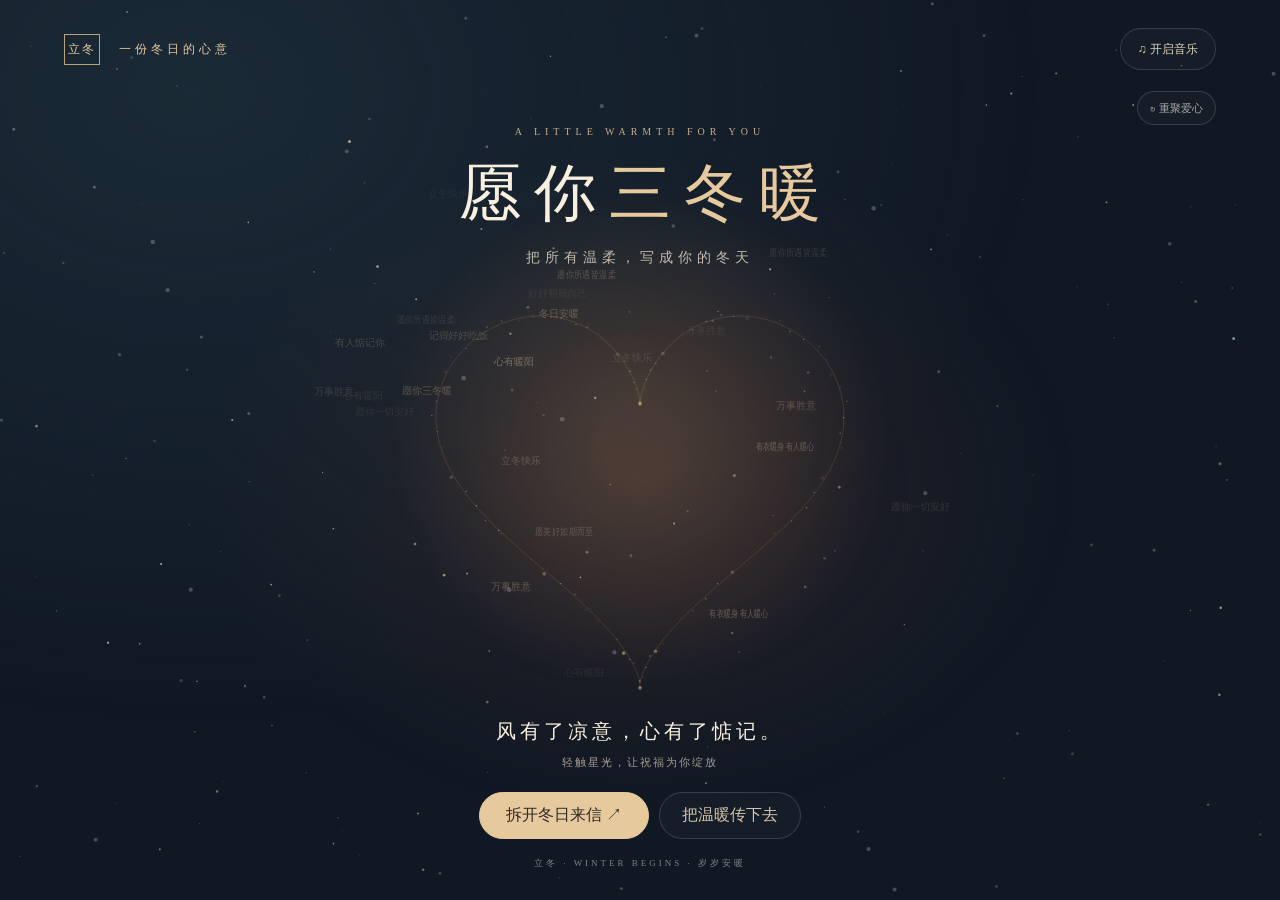
<file: index.html>
<!doctype html>
<html lang="zh-CN"><head><meta charset="utf-8"><meta name="viewport" content="width=device-width,initial-scale=1,viewport-fit=cover"><meta name="theme-color" content="#131b29"><title>立冬 · 愿你三冬暖</title><meta name="description" content="把冬日的每一句祝福，汇成一颗送给你的心。愿你三冬暖，愿你岁岁安。"><meta property="og:title" content="立冬 · 有一颗暖暖的心送给你"><meta property="og:description" content="点开，收下一整个冬天的温柔。"><style>
:root{color-scheme:dark;--gold:#e7c99e;--muted:#a4a7ab}*{box-sizing:border-box}body{margin:0;background:#101824;color:#f8efdf;font-family:"Microsoft YaHei","PingFang SC",sans-serif;overflow:hidden}body:before{content:"";position:fixed;inset:0;background:radial-gradient(ellipse at 50% 54%,#55362f55,transparent 48%),radial-gradient(ellipse at 15% 10%,#26404b77,transparent 55%);pointer-events:none}canvas{position:fixed;inset:0;width:100%;height:100%;touch-action:manipulation}header{position:absolute;z-index:2;top:max(28px,env(safe-area-inset-top));left:5%;right:5%;display:flex;justify-content:space-between;align-items:center}.brand{font-size:12px;letter-spacing:4px;color:var(--gold)}.brand i{display:inline-block;border:1px solid #bca27a;padding:6px 3px;font-style:normal;margin-right:12px;letter-spacing:2px}.tools{display:flex;gap:8px}button{font:inherit;cursor:pointer;color:inherit;border:1px solid #ffffff26;background:#ffffff06;border-radius:30px;padding:10px 17px;min-height:42px;transition:.25s}button:hover{background:#e7c99e20;border-color:#e7c99e88}button:focus-visible{outline:2px solid var(--gold);outline-offset:4px}.music{font-size:12px;color:#dfd1bb}.intro{position:absolute;top:14%;left:0;right:0;text-align:center;pointer-events:none}.eyebrow{font:10px Georgia,serif;letter-spacing:5px;color:#c6ad8a;margin-bottom:14px}h1{font-family:"Songti SC","SimSun",serif;font-weight:400;letter-spacing:13px;font-size:clamp(38px,5vw,62px);margin:0 0 14px;padding-left:13px}h1 span{color:var(--gold)}.sub{font-family:"Songti SC","SimSun",serif;font-size:14px;letter-spacing:5px;color:#c6bab0}.bottom{position:absolute;z-index:2;bottom:max(30px,env(safe-area-inset-bottom));left:24px;right:24px;text-align:center;pointer-events:none}.verse{font-family:"Songti SC","SimSun",serif;font-size:clamp(16px,2vw,20px);letter-spacing:4px;margin:0 0 10px}.hint{font-size:11px;color:#a49b91;letter-spacing:2px;margin:0 0 22px}.actions{display:flex;justify-content:center;gap:10px;pointer-events:auto}.primary{background:#e7c99e;color:#302b29;border-color:#e7c99e;padding:12px 26px}.primary:hover{background:#f4dcb8}.secondary{color:#d7c4a8;padding:12px 22px}.foot{margin-top:18px;font:9px Georgia,serif;color:#7f8289;letter-spacing:3px}.overlay{position:fixed;z-index:5;inset:0;background:#0a101bd9;backdrop-filter:blur(14px);display:flex;align-items:center;justify-content:center;padding:24px}.overlay[hidden]{display:none}.letter{position:relative;max-width:430px;width:100%;max-height:88dvh;overflow:auto;background:linear-gradient(145deg,#f6ecdc,#e9d9bf);color:#4d4038;padding:42px 32px;border-radius:4px;box-shadow:0 30px 100px #0008}.letter .eyebrow{color:#9a7d56;letter-spacing:4px}.letter h2{font:30px "SimSun",serif;letter-spacing:6px;margin:24px 0}.letter p{font:15px/2.2 "SimSun",serif;letter-spacing:1px;white-space:pre-line}.letter .signature{text-align:right;color:#9a7d56;font-size:13px}.close{position:absolute;right:12px;top:10px;color:#7b6754;border:0;background:none;font-size:22px;padding:3px 10px}.stamp{border:1px solid #a67559;color:#a67559;width:38px;padding:6px;text-align:center;font:15px "SimSun",serif;float:right;line-height:1.3}.toast{position:fixed;z-index:8;left:50%;bottom:150px;transform:translateX(-50%);padding:14px 20px;background:#ece2d0;color:#3b342c;font-size:13px;border-radius:8px;max-width:90%;width:max-content;box-shadow:0 8px 35px #0005}.toast[hidden]{display:none}.sharebox{width:100%;color:#665443;background:#fff7e8;border:1px solid #cfb995;padding:12px;margin:12px 0;font-size:12px}.tiny{font-size:12px!important;color:#9a7d56}.replay{position:absolute;z-index:2;right:5%;top:91px;font-size:11px;color:#a7a6a4;padding:7px 12px;min-height:34px}@media(max-width:600px){header{top:20px}.brand{font-size:10px;letter-spacing:2px}.brand i{margin-right:7px}.music{padding:8px 12px}.intro{top:13%}.eyebrow{font-size:9px;letter-spacing:3px}h1{letter-spacing:9px;font-size:40px}.sub{font-size:12px;letter-spacing:3px}.bottom{bottom:max(22px,env(safe-area-inset-bottom))}.verse{font-size:16px;letter-spacing:2px}.hint{font-size:10px;margin-bottom:18px}.foot{margin-top:16px}.replay{top:75px}.letter{padding:36px 26px}}
</style></head><body>
<canvas id="scene" aria-label="立冬祝福语与金色粒子汇成的爱心，点击让祝福绽放" role="img"></canvas>
<header><div class="brand"><i>立冬</i> 一份冬日的心意</div><div class="tools"><button class="music" id="music" aria-pressed="false">♫ 开启音乐</button></div></header>
<button class="replay" id="replay">↻ 重聚爱心</button>
<main class="intro"><div class="eyebrow">A LITTLE WARMTH FOR YOU</div><h1>愿你<span>三冬暖</span></h1><div class="sub">把所有温柔，写成你的冬天</div></main>
<div class="bottom"><p class="verse" id="verse">风有了凉意，心有了惦记。</p><p class="hint">轻触星光，让祝福为你绽放</p><div class="actions"><button class="primary" id="open">拆开冬日来信 ↗</button><button class="secondary" id="share">把温暖传下去</button></div><div class="foot">立冬 · WINTER BEGINS · 岁岁安暖</div></div>
<div class="overlay" id="letterModal" hidden><article class="letter" role="dialog" aria-modal="true" aria-labelledby="letterTitle"><button class="close" aria-label="关闭来信">×</button><div class="eyebrow">A LETTER IN WINTER</div><div class="stamp">冬日<br>安暖</div><h2 id="letterTitle">见字如晤</h2><p>亲爱的朋友：

立冬了，想把第一份温暖送给你。
愿你天冷有衣，心冷有依；
有人问你粥可温，有人陪你立黄昏。

愿你在忙碌的日子里，也记得好好吃饭，
添一件衣，喝一杯热茶，照顾好自己。

愿这个冬天，所有美好如期而至。
愿你三冬暖，愿你岁岁安。</p><p class="signature">一个惦记你的人 · 于立冬</p></article></div>
<div class="overlay" id="shareModal" hidden><article class="letter" role="dialog" aria-modal="true" aria-labelledby="shareTitle"><button class="close" aria-label="关闭分享">×</button><div class="eyebrow">PASS THE WARMTH ON</div><h2 id="shareTitle">把温暖传下去</h2><p>在微信里，点击右上角「···」，<br>选择「发送给朋友」。<br>也可以复制链接，发给你惦记的人。</p><input class="sharebox" id="shareUrl" readonly aria-label="分享链接"><button class="primary" id="copy">复制祝福链接</button><p class="tiny">愿每一个收到的人，都被这个冬天温柔以待。</p></article></div><div class="toast" id="toast" role="status" hidden></div>
<script src="app.js"></script></body></html>
</file>
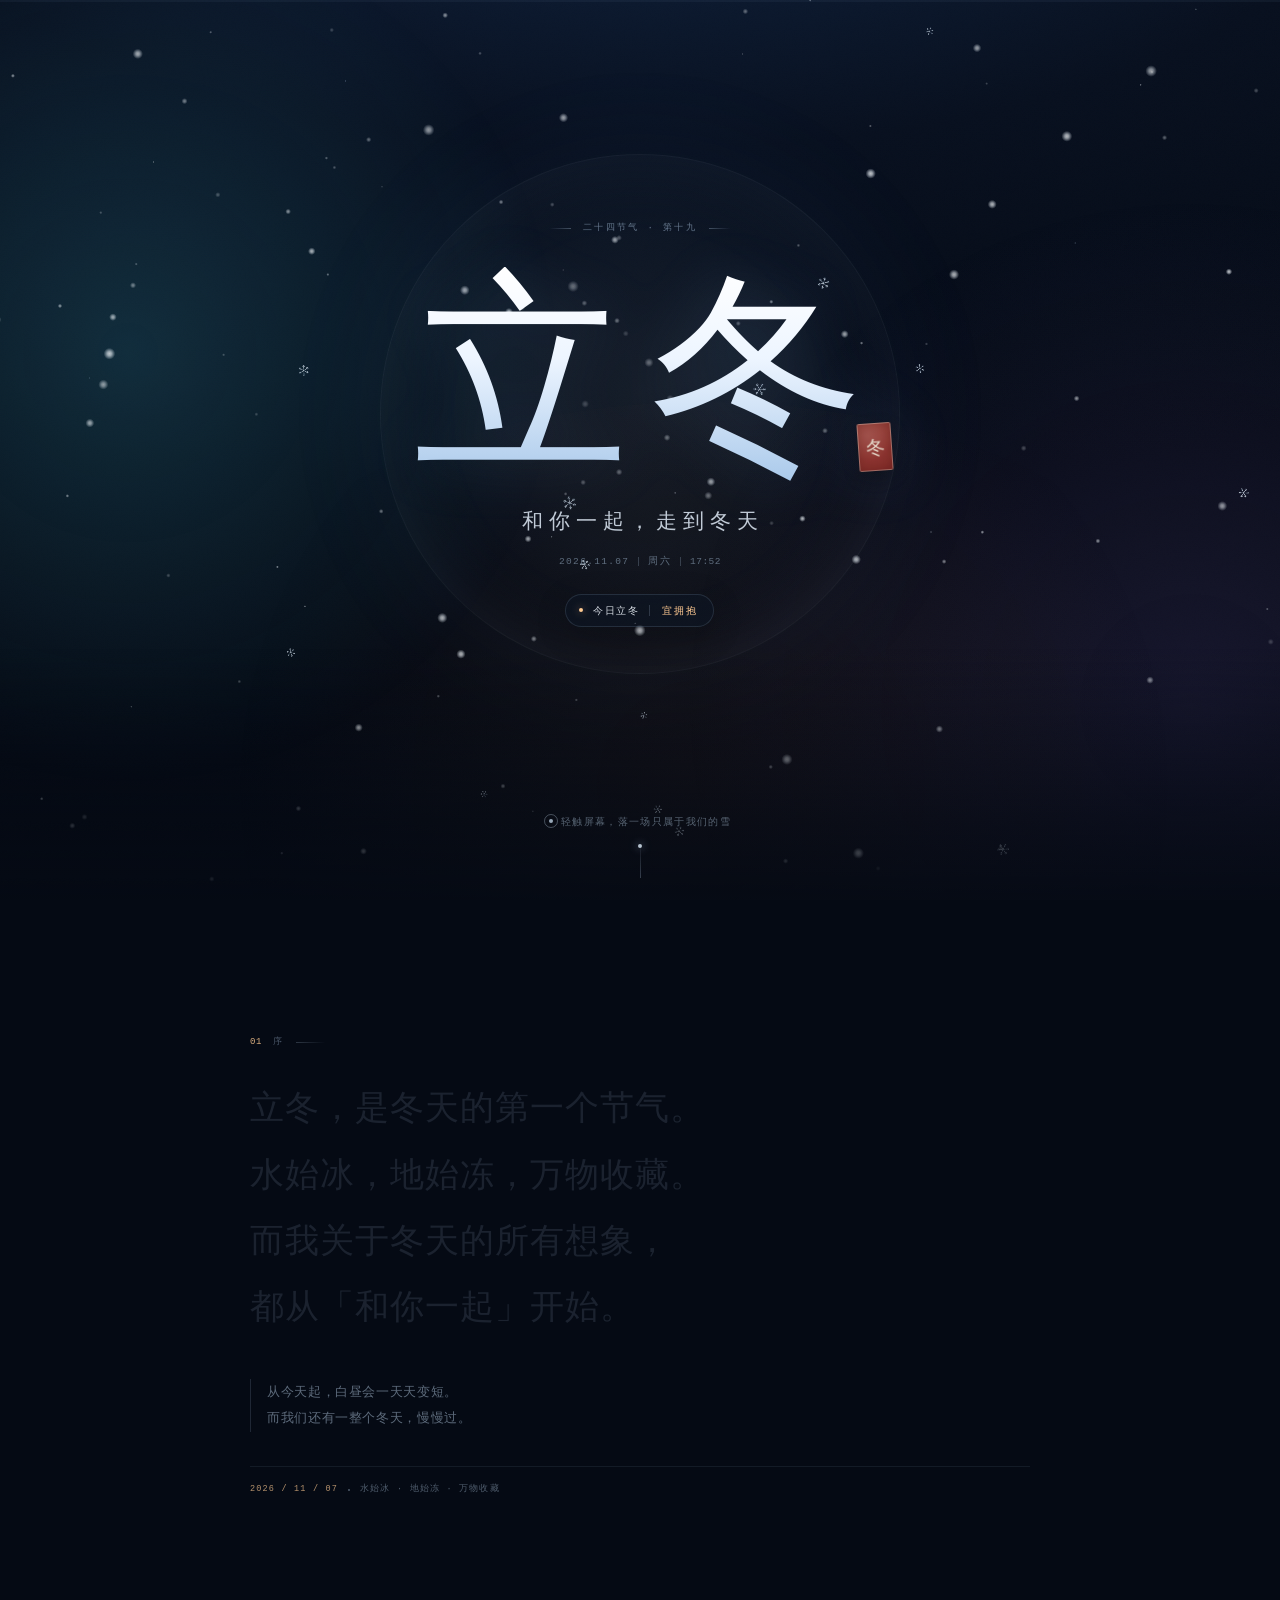
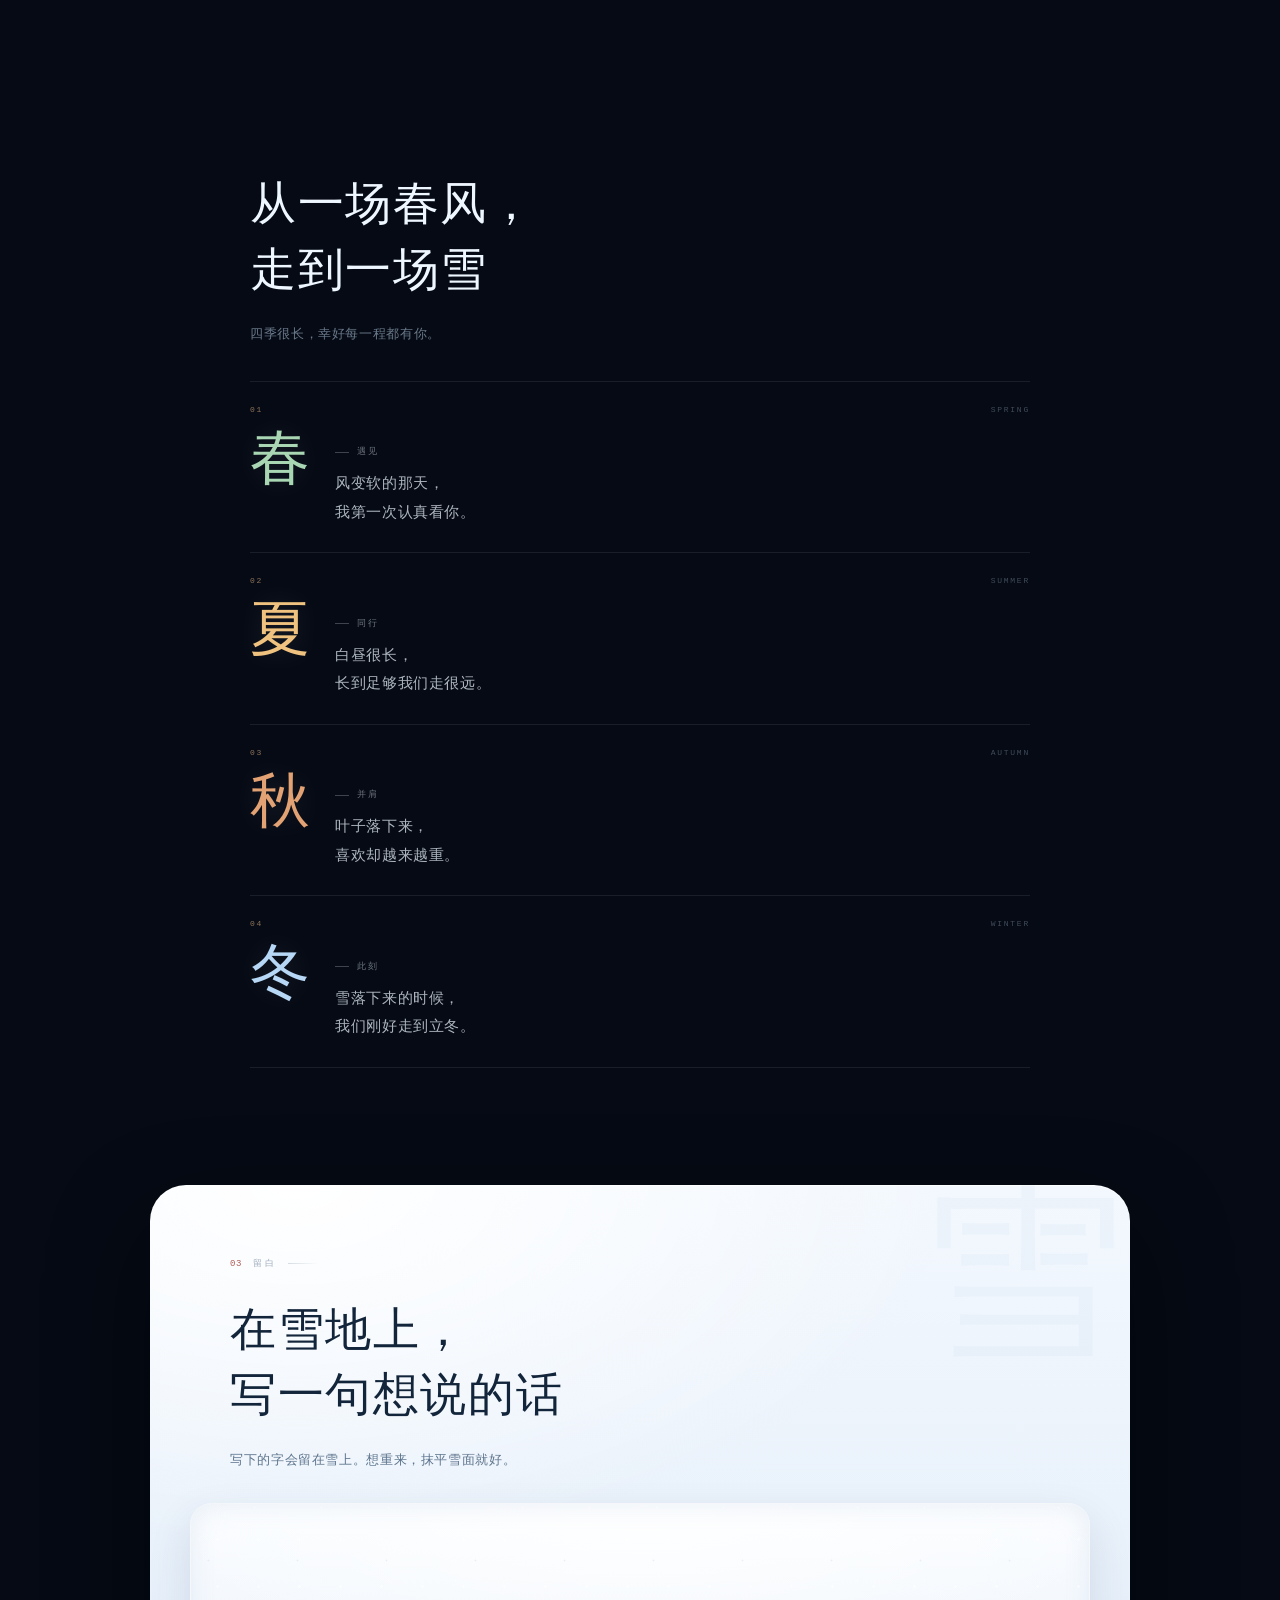
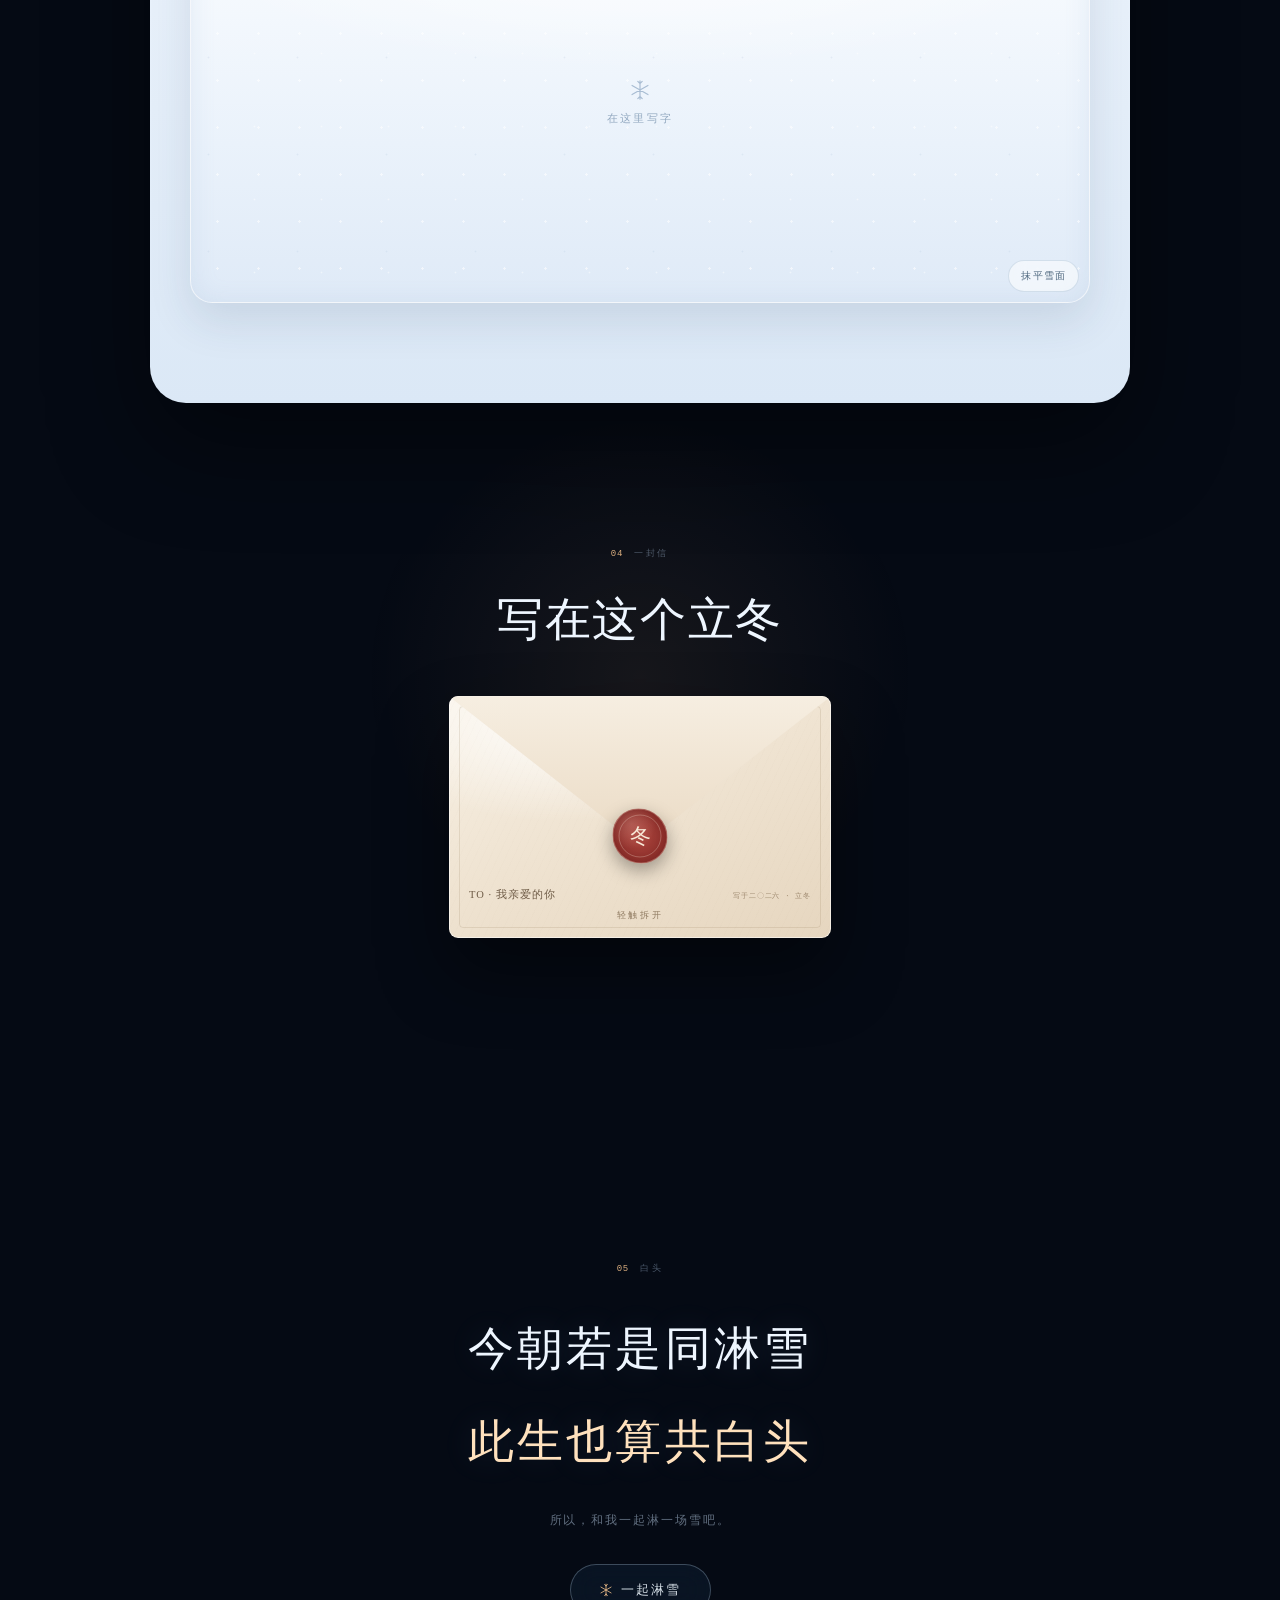
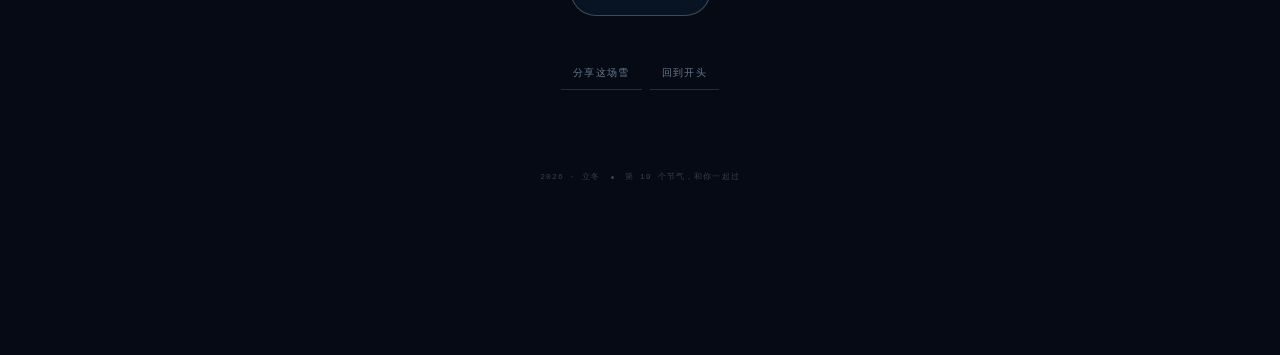
<file: together/index.html>
<!doctype html>
<html lang="zh-CN">
<head>
  <meta charset="utf-8">
  <meta name="viewport" content="width=device-width, initial-scale=1, viewport-fit=cover, maximum-scale=5">
  <meta name="theme-color" content="#050a14">
  <title>立冬 · 和你一起走到冬天</title>
  <meta name="description" content="2026 年立冬，和你一起走到冬天。一场只属于我们的雪，和一封写在立冬的信。">
  <meta property="og:title" content="立冬 · 和你一起走到冬天">
  <meta property="og:description" content="今朝若是同淋雪，此生也算共白头。">
  <meta property="og:type" content="website">
  <link rel="icon" href="data:image/svg+xml,%3Csvg xmlns='http://www.w3.org/2000/svg' viewBox='0 0 24 24'%3E%3Cpath d='M12 2v20M3.34 7l17.32 10M3.34 17L20.66 7' fill='none' stroke='%23cfe6ff' stroke-width='1.6' stroke-linecap='round'/%3E%3C/svg%3E">
  <script>document.documentElement.classList.add('js');</script>
  <link rel="stylesheet" href="styles.css">
</head>
<body>

  <div class="sky" aria-hidden="true">
    <div class="glow glow-a"></div>
    <div class="glow glow-b"></div>
    <div class="glow glow-c"></div>
    <div class="grain"></div>
  </div>

  <canvas id="snow" aria-hidden="true"></canvas>
  <div class="progress" aria-hidden="true"><span id="progressBar"></span></div>

  <main id="story">

    <!-- 00 · 首屏 -->
    <section class="hero" id="hero">
      <div class="hero-stars" aria-hidden="true"></div>
      <div class="hero-moon" aria-hidden="true"></div>

      <div class="hero-inner" id="heroInner">
        <p class="eyebrow load" style="--d:.15s">
          <span class="eyebrow-line"></span>
          二十四节气 · 第十九
          <span class="eyebrow-line"></span>
        </p>

        <h1 class="hero-title" aria-label="立冬">
          <span class="char" style="--i:0">立</span><span class="char" style="--i:1">冬</span>
          <span class="hero-seal" aria-hidden="true">冬</span>
        </h1>

        <p class="hero-sub load" style="--d:.85s">和你一起，走到冬天</p>

        <div class="hero-meta load" style="--d:1.02s">
          <span class="hero-date">2026.11.07</span>
          <span class="hero-sep"></span>
          <span>周六</span>
          <span class="hero-sep"></span>
          <span class="num">17:52</span>
        </div>

        <div class="today-badge load" style="--d:1.18s">
          <span class="today-dot" aria-hidden="true"></span>
          <span class="today-label">今日立冬</span>
          <span class="today-sep" aria-hidden="true"></span>
          <span class="today-yi">宜拥抱</span>
        </div>
      </div>

      <div class="hero-foot">
        <p class="tap-hint" id="tapHint"><span class="tap-dot" aria-hidden="true"></span>轻触屏幕，落一场只属于我们的雪</p>
        <a class="scroll-cue" href="#prologue" aria-label="往下看，序"><span></span></a>
      </div>
    </section>

    <!-- 01 · 序 -->
    <section class="section prologue" id="prologue">
      <div class="wrap">
        <p class="label reveal"><span>01</span> 序</p>

        <div class="lit-text" id="litText">
          <span class="lit-line">立冬，是冬天的第一个节气。</span>
          <span class="lit-line">水始冰，地始冻，万物收藏。</span>
          <span class="lit-line">而我关于冬天的所有想象，</span>
          <span class="lit-line warm">都从「和你一起」开始。</span>
        </div>

        <p class="aside reveal">从今天起，白昼会一天天变短。<br>而我们还有一整个冬天，慢慢过。</p>

        <p class="almanac-line reveal">
          <span class="num">2026 / 11 / 07</span>
          <span class="almanac-dot" aria-hidden="true"></span>
          水始冰 · 地始冻 · 万物收藏
        </p>
      </div>
    </section>

    <!-- 02 · 四季 -->
    <section class="section seasons" id="seasons">
      <div class="wrap">
        <p class="label reveal"><span>02</span> 来路</p>
        <h2 class="h2 reveal">从一场春风，<br>走到一场雪</h2>
        <p class="lede reveal">四季很长，幸好每一程都有你。</p>

        <ol class="season-list">
          <li class="season-item spring reveal">
            <div class="season-meta"><span class="num">01</span><span>SPRING</span></div>
            <div class="season-body">
              <span class="season-name">春</span>
              <div class="season-copy">
                <span class="season-tag">遇见</span>
                <p>风变软的那天，<br>我第一次认真看你。</p>
              </div>
            </div>
          </li>
          <li class="season-item summer reveal" style="--d:.06s">
            <div class="season-meta"><span class="num">02</span><span>SUMMER</span></div>
            <div class="season-body">
              <span class="season-name">夏</span>
              <div class="season-copy">
                <span class="season-tag">同行</span>
                <p>白昼很长，<br>长到足够我们走很远。</p>
              </div>
            </div>
          </li>
          <li class="season-item autumn reveal" style="--d:.12s">
            <div class="season-meta"><span class="num">03</span><span>AUTUMN</span></div>
            <div class="season-body">
              <span class="season-name">秋</span>
              <div class="season-copy">
                <span class="season-tag">并肩</span>
                <p>叶子落下来，<br>喜欢却越来越重。</p>
              </div>
            </div>
          </li>
          <li class="season-item winter reveal" style="--d:.18s">
            <div class="season-meta"><span class="num">04</span><span>WINTER</span></div>
            <div class="season-body">
              <span class="season-name">冬</span>
              <div class="season-copy">
                <span class="season-tag">此刻</span>
                <p>雪落下来的时候，<br>我们刚好走到立冬。</p>
              </div>
            </div>
          </li>
        </ol>
      </div>
    </section>

    <!-- 03 · 留白 -->
    <section class="section snowwrite" id="snowwrite">
      <div class="wrap">
        <p class="label reveal"><span>03</span> 留白</p>
        <h2 class="h2 reveal">在雪地上，<br>写一句想说的话</h2>
        <p class="lede reveal">写下的字会留在雪上。想重来，抹平雪面就好。</p>
      </div>

      <div class="snowpad reveal" id="snowpad">
        <canvas id="writeCanvas" aria-label="可以写字的雪地画布"></canvas>
        <div class="snowpad-hint" id="snowpadHint">
          <span class="hint-flake" aria-hidden="true">
            <svg viewBox="0 0 24 24" fill="none" stroke="currentColor" stroke-width="1.3" stroke-linecap="round">
              <path d="M12 2v20M3.34 7l17.32 10M3.34 17L20.66 7M12 5l-2.4-2.4M12 5l2.4-2.4M12 19l-2.4 2.4M12 19l2.4 2.4"/>
            </svg>
          </span>
          <span>在这里写字</span>
        </div>
        <div class="snowpad-tools">
          <button type="button" id="clearSnow">抹平雪面</button>
        </div>
      </div>

      <div class="wrap">
        <p class="footnote reveal">有些话不用留下，写下的那一刻，雪已经听见了。</p>
      </div>
    </section>

    <!-- 04 · 一封信 -->
    <section class="section letter-section" id="letter">
      <div class="wrap">
        <p class="label center reveal"><span>04</span> 一封信</p>
        <h2 class="h2 center reveal">写在这个立冬</h2>

        <div class="letter-wrap reveal" id="letterWrap">
          <button class="envelope" id="envelope" type="button" aria-expanded="false" aria-controls="paper" aria-label="拆开这封写在立冬的信">
            <span class="env-flap" aria-hidden="true"></span>
            <span class="env-face" aria-hidden="true">
              <span class="env-to">TO · 我亲爱的你</span>
              <span class="env-small">写于二〇二六 · 立冬</span>
              <span class="env-open">轻触拆开</span>
            </span>
            <span class="env-seal" aria-hidden="true">冬</span>
          </button>

          <article class="paper" id="paper" tabindex="-1" aria-hidden="true">
            <p class="paper-date num">2026 · 11 · 07</p>
            <div class="paper-body" id="letterBody"></div>
            <!-- 信的落款：改这里 -->
            <p class="paper-sign" id="paperSign">爱你的宝宝<span class="sign-date">立冬 · 夜</span></p>
          </article>
        </div>

        <button class="replay" id="replayLetter" type="button" hidden>再读一遍</button>
      </div>
    </section>

    <!-- 05 · 白头 -->
    <section class="section finale" id="finale">
      <div class="wrap finale-wrap">
        <p class="label center reveal"><span>05</span> 白头</p>

        <h2 class="poem">
          <span class="poem-line reveal">今朝若是同淋雪</span>
          <span class="poem-line reveal">此生也算共白头</span>
        </h2>

        <p class="finale-sub reveal">所以，和我一起淋一场雪吧。</p>

        <button class="storm-btn reveal" id="stormBtn" type="button">
          <span class="storm-icon" aria-hidden="true">
            <svg viewBox="0 0 24 24" fill="none" stroke="currentColor" stroke-width="1.3" stroke-linecap="round">
              <path d="M12 2v20M3.34 7l17.32 10M3.34 17L20.66 7M12 5l-2.4-2.4M12 5l2.4-2.4M12 19l-2.4 2.4M12 19l2.4 2.4"/>
            </svg>
          </span>
          <span id="stormLabel">一起淋雪</span>
        </button>

        <div class="finale-msg" id="finaleMsg" aria-live="polite">
          <p class="msg-big">立冬快乐，我的女孩。</p>
          <p class="msg-small">愿以后的每一个冬天，都有我在你身边。</p>
        </div>

        <div class="finale-actions" id="finaleActions">
          <button type="button" id="shareBtn">分享这场雪</button>
          <button type="button" id="topBtn">回到开头</button>
        </div>

        <footer class="site-foot">
          <span>2026 · 立冬</span>
          <span class="foot-sep" aria-hidden="true"></span>
          <span>第 19 个节气，和你一起过</span>
        </footer>
      </div>
    </section>

  </main>

  <div class="toast" id="toast" role="status" aria-live="polite"></div>

  <!-- 信的正文：改下面这个 div 里的文字即可 -->
  <div id="letterSource" hidden>亲爱的穆昱含宝宝：

见字如面。

不知不觉就到立冬了，这是我们在一起的第二个立冬哟！
我们已经在一起455天啦~

时间过得好快，我们都在大学待两个月了，这么长时间我们都没有见过面嘞。
但是我觉得并不影响我爱你。

我还是觉得我们宝宝很好很好，
我们家宝宝还是很可爱很可爱。

所以，我们要过一万个立冬哟。</div>

  <script src="app.js"></script>
</body>
</html>
</file>
<file: together/styles.css>
/* =========================================================
   立冬 · 和你一起走到冬天
   mobile-first · 无外部依赖
   ========================================================= */

:root {
  --night: #050a14;
  --frost: #eef6ff;
  --ice: #a9c8ec;
  --ink: #16263a;
  --warm: #ffca92;
  --cinnabar: #a3433a;
  --serif: "Songti SC", "STSong", "Noto Serif CJK SC", "Source Han Serif SC", "SimSun", serif;
  --sans: -apple-system, BlinkMacSystemFont, "PingFang SC", "Hiragino Sans GB", "Microsoft YaHei", sans-serif;
  --mono: ui-monospace, "SF Mono", Menlo, Consolas, "Liberation Mono", monospace;
  --ease: cubic-bezier(.2, .7, .2, 1);
  --safe-top: env(safe-area-inset-top, 0px);
  --safe-bottom: env(safe-area-inset-bottom, 0px);
}

*,
*::before,
*::after { box-sizing: border-box; }

html {
  -webkit-text-size-adjust: 100%;
  scroll-behavior: smooth;
  scrollbar-width: none;
  -ms-overflow-style: none;
}

html::-webkit-scrollbar,
body::-webkit-scrollbar { display: none; }

html,
body { margin: 0; padding: 0; }

body {
  background: var(--night);
  color: var(--frost);
  font-family: var(--sans);
  font-size: 16px;
  line-height: 1.6;
  min-height: 100vh;
  overflow-x: hidden;
  -webkit-font-smoothing: antialiased;
  text-rendering: optimizeLegibility;
}

::selection { background: rgba(169, 200, 236, .28); color: #fff; }

button, input { font: inherit; color: inherit; }
button { -webkit-tap-highlight-color: transparent; }
a { color: inherit; -webkit-tap-highlight-color: transparent; }
img, svg { display: block; max-width: 100%; }

.sr-only {
  position: absolute;
  width: 1px; height: 1px;
  margin: -1px; padding: 0;
  overflow: hidden;
  clip: rect(0 0 0 0);
  white-space: nowrap;
  border: 0;
}

/* ---------- 夜空 ---------- */

.sky {
  position: fixed;
  inset: 0;
  z-index: 0;
  overflow: hidden;
  pointer-events: none;
  background: radial-gradient(120% 72% at 50% -18%, #10233f 0%, #08101f 48%, #050a14 100%);
}

.glow {
  position: absolute;
  border-radius: 50%;
  will-change: transform;
}

.glow-a {
  width: 72vw; height: 72vw;
  left: -26vw; top: -12vh;
  background: radial-gradient(circle, rgba(38, 104, 126, .36), transparent 66%);
  animation: driftA 26s ease-in-out infinite alternate;
}

.glow-b {
  width: 82vw; height: 82vw;
  right: -34vw; top: 20vh;
  background: radial-gradient(circle, rgba(76, 60, 116, .26), transparent 68%);
  animation: driftB 32s ease-in-out infinite alternate;
}

.glow-c {
  width: 90vw; height: 60vw;
  left: 10vw; bottom: -30vh;
  background: radial-gradient(circle, rgba(124, 78, 56, .13), transparent 68%);
  animation: driftA 38s ease-in-out infinite alternate-reverse;
}

.grain {
  position: absolute;
  inset: 0;
  opacity: .045;
  mix-blend-mode: overlay;
  background-image: url("data:image/svg+xml,%3Csvg xmlns='http://www.w3.org/2000/svg' width='160' height='160'%3E%3Cfilter id='n'%3E%3CfeTurbulence type='fractalNoise' baseFrequency='.82' numOctaves='2' stitchTiles='stitch'/%3E%3C/filter%3E%3Crect width='160' height='160' filter='url(%23n)' opacity='.55'/%3E%3C/svg%3E");
  background-size: 160px 160px;
}

@keyframes driftA {
  from { transform: translate3d(0, 0, 0) scale(1); }
  to   { transform: translate3d(6vw, 5vh, 0) scale(1.12); }
}
@keyframes driftB {
  from { transform: translate3d(0, 0, 0) scale(1.06); }
  to   { transform: translate3d(-7vw, -4vh, 0) scale(.96); }
}

#snow {
  position: fixed;
  inset: 0;
  width: 100%;
  height: 100%;
  z-index: 1;
  pointer-events: none;
}

main {
  position: relative;
  z-index: 2;
}

/* ---------- 顶栏 ---------- */

.progress {
  position: fixed;
  top: 0; left: 0; right: 0;
  height: 2px;
  z-index: 60;
  background: rgba(180, 210, 245, .05);
  pointer-events: none;
}

.progress span {
  display: block;
  width: 0;
  height: 100%;
  background: linear-gradient(90deg, rgba(169, 200, 236, .5), #d8eaff 55%, var(--warm));
  box-shadow: 0 0 12px rgba(190, 220, 255, .4);
  transition: width .12s linear;
}

/* ---------- 通用版式 ---------- */

.wrap {
  width: 100%;
  max-width: 760px;
  margin: 0 auto;
  padding: 0 24px;
}

.section {
  position: relative;
  padding: clamp(88px, 13vh, 150px) 0;
}

.label {
  display: flex;
  align-items: center;
  gap: 11px;
  margin: 0 0 26px;
  font-family: var(--mono);
  font-size: 9px;
  letter-spacing: .3em;
  color: rgba(180, 205, 235, .4);
  text-transform: uppercase;
}

.label span {
  color: var(--warm);
  letter-spacing: .08em;
  opacity: .85;
}

.label::after {
  content: "";
  display: block;
  width: 30px;
  height: 1px;
  background: linear-gradient(90deg, rgba(190, 215, 240, .22), transparent);
}

.label.center { justify-content: center; text-align: center; }
.label.center::after { display: none; }

.h2 {
  margin: 0 0 20px;
  font-family: var(--serif);
  font-size: clamp(30px, 8.8vw, 46px);
  font-weight: 500;
  line-height: 1.42;
  letter-spacing: .035em;
  color: var(--frost);
  text-wrap: balance;
}

.h2.center { text-align: center; }

.lede {
  margin: 0;
  max-width: 30em;
  font-size: 12.5px;
  line-height: 2;
  letter-spacing: .05em;
  color: rgba(198, 222, 246, .52);
}

.center { text-align: center; }

/* 滚动出现：由 JS 加上 reveal-ready 才开始隐藏，脚本失败也不会白屏 */
.reveal-ready .reveal {
  opacity: 0;
  transform: translateY(24px);
  transition: opacity 1s var(--ease), transform 1s var(--ease);
}

.reveal-ready .reveal.in {
  opacity: 1;
  transform: translateY(0);
}

.reveal-ready .season-item.reveal { transition-delay: var(--d, 0s); }

/* 首屏加载 */
.js .load {
  opacity: 0;
  animation: loadIn 1.3s var(--ease) forwards;
  animation-delay: var(--d, 0s);
}

@keyframes loadIn {
  from { opacity: 0; transform: translateY(16px); filter: blur(7px); }
  to   { opacity: 1; transform: translateY(0);    filter: blur(0); }
}

/* ---------- 00 · 首屏 ---------- */

.hero {
  position: relative;
  min-height: max(640px, 100vh);
  min-height: max(640px, 100svh);
  display: flex;
  align-items: center;
  justify-content: center;
  padding: 108px 20px 142px;
  overflow: hidden;
}

.hero::after {
  content: "";
  position: absolute;
  left: 0; right: 0; bottom: 0;
  height: 28vh;
  z-index: 0;
  background: linear-gradient(to top, rgba(5, 10, 20, .88), transparent);
  pointer-events: none;
}

.hero-stars {
  position: absolute;
  inset: 0;
  z-index: 0;
  opacity: .55;
  background-image:
    radial-gradient(1px 1px at 12% 18%, rgba(255, 255, 255, .9), transparent 100%),
    radial-gradient(1px 1px at 27% 9%, rgba(200, 225, 255, .7), transparent 100%),
    radial-gradient(1.4px 1.4px at 68% 14%, rgba(255, 255, 255, .8), transparent 100%),
    radial-gradient(1px 1px at 84% 27%, rgba(210, 235, 255, .6), transparent 100%),
    radial-gradient(1px 1px at 44% 30%, rgba(255, 255, 255, .5), transparent 100%),
    radial-gradient(1.2px 1.2px at 90% 8%, rgba(255, 255, 255, .7), transparent 100%),
    radial-gradient(1px 1px at 7% 42%, rgba(200, 225, 255, .5), transparent 100%),
    radial-gradient(1px 1px at 58% 6%, rgba(255, 255, 255, .6), transparent 100%);
  animation: twinkle 7s ease-in-out infinite alternate;
}

@keyframes twinkle {
  from { opacity: .3; }
  to   { opacity: .7; }
}

.hero-moon {
  position: absolute;
  left: 50%;
  top: 46%;
  width: min(88vw, 460px);
  aspect-ratio: 1;
  transform: translate(-50%, -50%);
  border-radius: 50%;
  z-index: 0;
  border: 1px solid rgba(190, 220, 255, .07);
  background: radial-gradient(circle at 50% 46%,
    rgba(214, 234, 255, .075) 0%,
    rgba(165, 202, 242, .045) 42%,
    rgba(150, 190, 235, .012) 62%,
    transparent 70%);
  box-shadow:
    inset 0 0 90px rgba(185, 218, 255, .07),
    0 0 120px rgba(110, 160, 220, .06);
  pointer-events: none;
}

.hero-inner {
  position: relative;
  z-index: 3;
  width: 100%;
  max-width: 700px;
  text-align: center;
  will-change: transform, opacity;
}

.eyebrow {
  display: flex;
  align-items: center;
  justify-content: center;
  gap: 12px;
  margin: 0;
  font-family: var(--mono);
  font-size: 9px;
  letter-spacing: .26em;
  color: rgba(190, 216, 244, .5);
  white-space: nowrap;
}

.eyebrow-line {
  width: 22px;
  height: 1px;
  background: linear-gradient(90deg, transparent, rgba(190, 216, 244, .3));
}

.eyebrow-line:last-child { transform: rotate(180deg); }

.hero-title {
  position: relative;
  display: flex;
  align-items: baseline;
  justify-content: center;
  gap: .09em;
  width: max-content;
  max-width: 100%;
  margin: 14px auto 0;
  font-family: var(--serif);
  font-size: clamp(96px, 30vw, 186px);
  font-weight: 500;
  line-height: 1.02;
  letter-spacing: .01em;
  filter: drop-shadow(0 0 30px rgba(140, 190, 250, .16));
}

.hero-title .char {
  display: inline-block;
  opacity: 0;
  background: linear-gradient(180deg, #ffffff 0%, #edf5ff 42%, #a8c8ea 100%);
  -webkit-background-clip: text;
  background-clip: text;
  -webkit-text-fill-color: transparent;
  color: transparent;
  animation: charIn 1.6s var(--ease) forwards;
  animation-delay: calc(.3s + var(--i) * .17s);
}

.hero-title .char:nth-child(2) { margin-top: .08em; }

@keyframes charIn {
  0%   { opacity: 0; transform: translateY(.3em) scale(.97); filter: blur(16px); }
  55%  { opacity: 1; filter: blur(0); }
  100% { opacity: 1; transform: translateY(0) scale(1); filter: blur(0); }
}

.hero-seal {
  position: absolute;
  right: -16px;
  bottom: 8px;
  width: 30px;
  height: 42px;
  display: grid;
  place-items: center;
  border-radius: 2px;
  background:
    radial-gradient(circle at 30% 25%, rgba(255, 255, 255, .12), transparent 60%),
    linear-gradient(160deg, #ad4a40, #8e302c);
  color: #f7e9d8;
  font-family: var(--serif);
  font-size: 17px;
  line-height: 1;
  letter-spacing: 0;
  transform: rotate(-4deg);
  box-shadow:
    inset 0 0 0 1px rgba(247, 233, 216, .38),
    inset 0 0 14px rgba(70, 12, 10, .35),
    0 6px 18px rgba(0, 0, 0, .3);
  opacity: .92;
  -webkit-text-fill-color: #f7e9d8;
}

.hero-sub {
  margin: 20px 0 0;
  font-family: var(--serif);
  font-size: clamp(16px, 4.5vw, 21px);
  letter-spacing: .28em;
  text-indent: .28em;
  color: rgba(232, 243, 255, .82);
}

.hero-meta {
  display: flex;
  align-items: center;
  justify-content: center;
  gap: 9px;
  margin-top: 16px;
  font-family: var(--mono);
  font-size: 9.5px;
  letter-spacing: .14em;
  color: rgba(186, 213, 240, .46);
}

.hero-meta .num { letter-spacing: .05em; }

.hero-sep {
  width: 1px;
  height: 9px;
  background: rgba(186, 213, 240, .22);
}

.today-badge {
  display: inline-flex;
  align-items: center;
  gap: 10px;
  margin-top: 24px;
  padding: 8px 15px 8px 13px;
  border: 1px solid rgba(190, 220, 255, .13);
  border-radius: 99px;
  background: rgba(10, 23, 40, .4);
  -webkit-backdrop-filter: blur(14px);
  backdrop-filter: blur(14px);
  box-shadow: 0 8px 32px rgba(0, 0, 0, .18);
  font-size: 9.5px;
  letter-spacing: .16em;
  color: rgba(198, 222, 246, .55);
}

.today-dot {
  width: 4px; height: 4px;
  border-radius: 50%;
  background: var(--warm);
  box-shadow: 0 0 8px rgba(255, 202, 146, .65);
  animation: pulse 2.6s ease-in-out infinite;
}

@keyframes pulse {
  0%, 100% { opacity: .45; transform: scale(.85); }
  50%      { opacity: 1; transform: scale(1.15); }
}

.today-label {
  color: rgba(242, 248, 255, .88);
  white-space: nowrap;
}

.today-sep {
  width: 1px;
  height: 11px;
  background: rgba(198, 222, 246, .18);
}

.today-yi {
  color: var(--warm);
  letter-spacing: .22em;
  text-indent: .22em;
  white-space: nowrap;
}

.hero-foot {
  position: absolute;
  left: 0; right: 0;
  bottom: calc(22px + var(--safe-bottom));
  z-index: 4;
  display: flex;
  flex-direction: column;
  align-items: center;
  gap: 15px;
}

.tap-hint {
  display: flex;
  align-items: center;
  gap: 8px;
  margin: 0;
  font-size: 9.5px;
  letter-spacing: .14em;
  color: rgba(194, 219, 244, .42);
  transition: opacity .8s ease, transform .8s ease;
}

.hero.tapped .tap-hint {
  opacity: .18;
  transform: translateY(6px);
}

.tap-dot {
  position: relative;
  width: 4px; height: 4px;
  border-radius: 50%;
  background: rgba(214, 236, 255, .7);
}

.tap-dot::after {
  content: "";
  position: absolute;
  inset: -5px;
  border-radius: 50%;
  border: 1px solid rgba(214, 236, 255, .3);
  animation: tapRing 2.8s ease-out infinite;
}

@keyframes tapRing {
  0%   { transform: scale(.4); opacity: .9; }
  70%  { transform: scale(1.35); opacity: 0; }
  100% { opacity: 0; }
}

.scroll-cue {
  position: relative;
  width: 1px;
  height: 34px;
  background: linear-gradient(180deg, rgba(200, 226, 252, .04), rgba(200, 226, 252, .24));
  text-decoration: none;
}

.scroll-cue span {
  position: absolute;
  left: -1.5px;
  top: 0;
  width: 4px; height: 4px;
  border-radius: 50%;
  background: rgba(226, 241, 255, .8);
  box-shadow: 0 0 8px rgba(190, 220, 255, .65);
  animation: cue 2.6s var(--ease) infinite;
}

@keyframes cue {
  0%   { transform: translateY(0); opacity: 0; }
  20%  { opacity: 1; }
  80%  { opacity: 1; }
  100% { transform: translateY(30px); opacity: 0; }
}

/* ---------- 01 · 序 ---------- */

.prologue { padding-top: clamp(100px, 15vh, 170px); }

.lit-text {
  margin: 0 0 38px;
  font-family: var(--serif);
  font-size: clamp(22px, 6.2vw, 34px);
  font-weight: 500;
  line-height: 1.95;
  letter-spacing: .03em;
  color: rgba(238, 246, 255, .95);
}

.lit-line { display: block; }

.lit-text .c {
  color: rgba(174, 202, 232, .13);
  transition: color .5s ease, text-shadow .5s ease;
}

.lit-text .c.on {
  color: #e9f3ff;
  text-shadow: 0 0 26px rgba(150, 200, 255, .17);
}

.lit-text .warm .c.on {
  color: var(--warm);
  text-shadow: 0 0 28px rgba(255, 190, 130, .2);
}

.aside {
  margin: 0;
  padding-left: 16px;
  border-left: 1px solid rgba(190, 220, 255, .14);
  font-size: 12.5px;
  line-height: 2.15;
  letter-spacing: .05em;
  color: rgba(196, 220, 245, .46);
}

.almanac-line {
  display: flex;
  align-items: center;
  flex-wrap: wrap;
  gap: 10px;
  margin: 34px 0 0;
  padding-top: 16px;
  border-top: 1px solid rgba(190, 220, 255, .08);
  font-family: var(--mono);
  font-size: 8.5px;
  letter-spacing: .14em;
  color: rgba(190, 215, 240, .4);
}

.almanac-line .num { color: rgba(255, 202, 146, .7); }

.almanac-dot {
  width: 2px;
  height: 2px;
  border-radius: 50%;
  background: rgba(190, 215, 240, .4);
}

/* ---------- 02 · 四季 ---------- */

.season-list {
  margin: 34px 0 0;
  padding: 0;
  list-style: none;
  counter-reset: none;
}

.season-item {
  padding: 22px 0 26px;
  border-top: 1px solid rgba(190, 220, 255, .1);
}

.season-item:last-child {
  border-bottom: 1px solid rgba(190, 220, 255, .1);
}

.season-meta {
  display: flex;
  align-items: center;
  justify-content: space-between;
  margin-bottom: 14px;
  font-family: var(--mono);
  font-size: 8px;
  letter-spacing: .22em;
  color: rgba(190, 215, 240, .32);
}

.season-meta .num { color: rgba(255, 202, 146, .55); }

.season-body {
  display: flex;
  align-items: flex-start;
  gap: 19px;
}

.season-name {
  flex: none;
  font-family: var(--serif);
  font-size: 54px;
  font-weight: 500;
  line-height: .92;
  letter-spacing: .02em;
  color: var(--frost);
  text-shadow: 0 0 28px rgba(255, 255, 255, .1);
}

.spring .season-name { color: #a9d7b3; }
.summer .season-name { color: #f0c27f; }
.autumn .season-name { color: #e3a273; }
.winter .season-name { color: #b6d7f5; }

.season-copy {
  flex: 1;
  min-width: 0;
  padding-top: 4px;
}

.season-tag {
  display: inline-flex;
  align-items: center;
  gap: 8px;
  font-size: 8.5px;
  letter-spacing: .26em;
  color: rgba(238, 246, 255, .45);
}

.season-tag::before {
  content: "";
  width: 14px;
  height: 1px;
  background: currentColor;
  opacity: .55;
}

.season-copy p {
  margin: 9px 0 0;
  font-family: var(--serif);
  font-size: 14.5px;
  line-height: 1.9;
  letter-spacing: .04em;
  color: rgba(238, 246, 255, .72);
}

/* ---------- 03 · 雪地 ---------- */

.snowwrite {
  position: relative;
  z-index: 3;
  width: calc(100% - 16px);
  max-width: 980px;
  margin: 0 auto;
  padding: clamp(54px, 8vh, 78px) 0 clamp(44px, 7vh, 64px);
  border-radius: 32px;
  background:
    radial-gradient(120% 80% at 15% 0%, #ffffff 0%, rgba(255, 255, 255, 0) 55%),
    linear-gradient(180deg, #f3f8fe 0%, #e7f0fa 52%, #dbe8f6 100%);
  color: var(--ink);
  box-shadow:
    0 40px 100px rgba(0, 0, 0, .45),
    inset 0 1px 0 rgba(255, 255, 255, .95);
  overflow: hidden;
}

.snowwrite::before {
  content: "雪";
  position: absolute;
  right: 4px;
  top: -26px;
  font-family: var(--serif);
  font-size: 210px;
  line-height: 1;
  color: rgba(120, 155, 195, .05);
  pointer-events: none;
  user-select: none;
}

.snowwrite .wrap { position: relative; z-index: 2; }

.snowwrite .label { color: rgba(70, 96, 124, .5); }
.snowwrite .label span { color: var(--cinnabar); opacity: .85; }
.snowwrite .label::after { background: linear-gradient(90deg, rgba(60, 90, 120, .2), transparent); }

.snowwrite .h2 { color: #13253a; }
.snowwrite .lede { color: #5d748d; }

.snowpad {
  position: relative;
  z-index: 2;
  margin: 30px 16px 0;
  height: clamp(300px, 44vh, 420px);
  border-radius: 22px;
  overflow: hidden;
  background:
    radial-gradient(80% 60% at 50% 0%, rgba(255, 255, 255, .9), transparent 70%),
    linear-gradient(180deg, #fbfdff 0%, #eaf2fb 60%, #dfeaf7 100%);
  box-shadow:
    inset 0 2px 26px rgba(130, 162, 200, .16),
    inset 0 0 0 1px rgba(255, 255, 255, .9),
    0 18px 44px rgba(31, 58, 88, .12);
  touch-action: none;
}

.snowpad::after {
  content: "";
  position: absolute;
  inset: 0;
  z-index: 2;
  pointer-events: none;
  opacity: .6;
  background-image:
    radial-gradient(circle, rgba(255, 255, 255, .95) 0 1px, transparent 1.3px),
    radial-gradient(circle, rgba(255, 255, 255, .8) 0 .8px, transparent 1.1px),
    radial-gradient(circle, rgba(170, 195, 220, .35) 0 .8px, transparent 1.1px);
  background-size: 41px 47px, 67px 73px, 89px 97px;
  background-position: 7px 13px, 31px 41px, 63px 9px;
}

.snowpad canvas {
  position: absolute;
  inset: 0;
  z-index: 1;
  width: 100%;
  height: 100%;
  touch-action: none;
  cursor: crosshair;
  /* 让笔触边缘像雪一样软一点 */
  filter: blur(.5px);
}

.snowpad-hint {
  position: absolute;
  inset: 0;
  z-index: 3;
  display: flex;
  flex-direction: column;
  align-items: center;
  justify-content: center;
  gap: 9px;
  pointer-events: none;
  color: #93a9c0;
  font-size: 10.5px;
  letter-spacing: .22em;
  transition: opacity .7s ease;
}

.snowpad-hint.hide { opacity: 0; }

.hint-flake {
  display: block;
  color: #a9bdd3;
  animation: spin 14s linear infinite;
}

.hint-flake svg { width: 22px; height: 22px; }

@keyframes spin { to { transform: rotate(360deg); } }

.snowpad-tools {
  position: absolute;
  right: 11px;
  bottom: 11px;
  z-index: 4;
}

.snowpad-tools button {
  padding: 7px 12px;
  border-radius: 99px;
  border: 1px solid rgba(110, 145, 180, .24);
  background: rgba(255, 255, 255, .55);
  -webkit-backdrop-filter: blur(8px);
  backdrop-filter: blur(8px);
  color: #4f687f;
  font-size: 9.5px;
  letter-spacing: .12em;
  cursor: pointer;
  transition: background .25s ease, transform .25s ease;
}

.snowpad-tools button:active {
  transform: scale(.95);
  background: rgba(255, 255, 255, .85);
}

.footnote {
  margin: 18px 0 0;
  text-align: center;
  font-size: 10px;
  line-height: 1.9;
  letter-spacing: .08em;
  color: #71879e;
}

/* ---------- 04 · 信 ---------- */

.letter-section {
  padding-top: clamp(108px, 16vh, 170px);
  position: relative;
}

.letter-section::before {
  content: "";
  position: absolute;
  left: 50%;
  top: 42%;
  width: min(96vw, 620px);
  height: 560px;
  transform: translate(-50%, -50%);
  background: radial-gradient(circle, rgba(255, 190, 130, .075), transparent 66%);
  pointer-events: none;
}

.letter-section .h2 { margin-bottom: 44px; }

.letter-wrap {
  position: relative;
  width: 100%;
  max-width: 560px;
  margin: 0 auto;
  transition: height .9s var(--ease);
}

.envelope {
  position: relative;
  display: block;
  width: min(86vw, 382px);
  max-width: 100%;
  aspect-ratio: 1.58;
  margin: 0 auto;
  padding: 0;
  border: 0;
  background: transparent;
  cursor: pointer;
  animation: floatEnv 6.5s ease-in-out infinite;
  transition: opacity .32s ease .08s, transform .65s var(--ease);
  -webkit-tap-highlight-color: transparent;
}

@keyframes floatEnv {
  0%, 100% { transform: translateY(0) rotate(-.4deg); }
  50%      { transform: translateY(-7px) rotate(.4deg); }
}

.envelope:focus-visible {
  outline: 1px solid rgba(255, 226, 180, .8);
  outline-offset: 10px;
  border-radius: 12px;
}

.env-face {
  position: absolute;
  inset: 0;
  z-index: 2;
  display: block;
  border-radius: 9px;
  overflow: hidden;
  background:
    radial-gradient(90% 70% at 30% 10%, rgba(255, 255, 255, .85), transparent 60%),
    linear-gradient(155deg, #f8f1e5 0%, #efe3d1 48%, #e6d6bf 100%);
  box-shadow:
    0 34px 70px rgba(0, 0, 0, .45),
    inset 0 0 0 1px rgba(255, 255, 255, .55);
}

.env-face::before {
  content: "";
  position: absolute;
  inset: 0;
  opacity: .35;
  background-image: repeating-linear-gradient(115deg, rgba(120, 95, 65, .035) 0 1px, transparent 1px 7px);
}

.env-face::after {
  content: "";
  position: absolute;
  inset: 10px;
  border: 1px solid rgba(140, 112, 78, .16);
  border-radius: 4px;
}

.env-flap {
  position: absolute;
  left: 0;
  top: 0;
  z-index: 3;
  width: 100%;
  height: 62%;
  display: block;
  border-radius: 9px 9px 0 0;
  background: linear-gradient(180deg, #f6eee1 0%, #eddfcb 78%, #e7d7c0 100%);
  clip-path: polygon(0 0, 100% 0, 50% 100%);
  transform-origin: top center;
  filter: drop-shadow(0 3px 3px rgba(90, 60, 30, .08));
}

.env-to {
  position: absolute;
  z-index: 4;
  left: 20px;
  bottom: 34px;
  font-family: var(--serif);
  font-size: 10.5px;
  letter-spacing: .1em;
  color: #6d5a45;
}

.env-small {
  position: absolute;
  z-index: 4;
  right: 20px;
  bottom: 36px;
  font-family: var(--mono);
  font-size: 7px;
  letter-spacing: .12em;
  color: #9b866c;
}

.env-seal {
  position: absolute;
  z-index: 5;
  left: 50%;
  top: 58%;
  width: 55px;
  height: 55px;
  display: grid;
  place-items: center;
  transform: translate(-50%, -50%);
  border-radius: 47% 53% 48% 52%;
  background:
    radial-gradient(circle at 34% 28%, rgba(255, 210, 195, .22), transparent 46%),
    radial-gradient(circle at 50% 50%, #ab453d 0%, #8e2f2b 72%, #7d2523 100%);
  color: #f8ead8;
  font-family: var(--serif);
  font-size: 21px;
  line-height: 1;
  box-shadow:
    0 7px 18px rgba(0, 0, 0, .34),
    inset 0 0 0 1px rgba(255, 226, 206, .3),
    inset 0 0 14px rgba(70, 12, 10, .3);
}

.env-seal::after {
  content: "";
  position: absolute;
  inset: 6px;
  border-radius: 50%;
  border: 1px solid rgba(248, 234, 216, .28);
}

.env-open {
  position: absolute;
  z-index: 4;
  left: 0;
  right: 0;
  bottom: 15px;
  text-align: center;
  font-size: 8.5px;
  letter-spacing: .3em;
  color: #8f7a60;
}

.letter-wrap.open .envelope {
  animation: none;
  opacity: 0;
  transform: translateY(-18px) scale(.98);
  pointer-events: none;
}

.paper {
  position: absolute;
  top: 0;
  left: 0;
  right: 0;
  z-index: 2;
  margin: 0 auto;
  padding: 28px 24px 24px;
  border-radius: 14px;
  background:
    radial-gradient(100% 60% at 20% 0%, rgba(255, 255, 255, .9), transparent 70%),
    linear-gradient(180deg, #fbf6ec 0%, #f4ead9 100%);
  box-shadow:
    0 44px 90px rgba(0, 0, 0, .5),
    inset 0 0 0 1px rgba(255, 255, 255, .6);
  color: #3f3327;
  opacity: 0;
  transform: translateY(14px);
  pointer-events: none;
  transition: opacity .6s var(--ease) .3s, transform .75s var(--ease) .3s;
}

.paper::before {
  content: "";
  position: absolute;
  inset: 9px;
  border: 1px solid rgba(150, 120, 85, .12);
  border-radius: 8px;
  pointer-events: none;
}

.letter-wrap.open .paper {
  opacity: 1;
  transform: translateY(0);
  pointer-events: auto;
}

.paper:focus { outline: none; }

.paper-date {
  margin: 0 0 20px;
  text-align: center;
  font-family: var(--mono);
  font-size: 8px;
  letter-spacing: .3em;
  color: #a08a70;
}

.paper-body {
  min-height: 160px;
  font-family: var(--serif);
  font-size: 14.5px;
  line-height: 2.08;
  letter-spacing: .025em;
  color: #42362a;
  white-space: pre-wrap;
  word-break: break-word;
}

.paper-body.typing::after {
  content: "";
  display: inline-block;
  width: 1px;
  height: 1.05em;
  margin-left: 2px;
  vertical-align: -.16em;
  background: #8a6f55;
  animation: blink 1s step-end infinite;
}

@keyframes blink {
  0%, 100% { opacity: 1; }
  50%      { opacity: 0; }
}

.paper-sign {
  margin: 24px 0 0;
  text-align: right;
  font-family: var(--serif);
  font-size: 13px;
  letter-spacing: .1em;
  color: #5b4836;
  opacity: 0;
  transform: translateY(8px);
  transition: opacity .9s ease, transform .9s var(--ease);
}

.paper.done .paper-sign {
  opacity: 1;
  transform: translateY(0);
}

.sign-date {
  display: block;
  margin-top: 5px;
  font-family: var(--mono);
  font-size: 7.5px;
  letter-spacing: .2em;
  color: #a38c74;
}

.replay {
  display: block;
  margin: 24px auto 0;
  padding: 9px 16px;
  border: 1px solid rgba(196, 222, 248, .16);
  border-radius: 99px;
  background: rgba(12, 25, 42, .34);
  color: rgba(200, 224, 248, .55);
  font-size: 9.5px;
  letter-spacing: .16em;
  cursor: pointer;
  transition: color .3s ease, border-color .3s ease;
}

.replay:hover { color: rgba(235, 245, 255, .85); border-color: rgba(196, 222, 248, .3); }
.replay[hidden] { display: none; }

/* ---------- 05 · 白头 ---------- */

.finale {
  min-height: 100vh;
  min-height: 100svh;
  display: flex;
  align-items: center;
  padding-top: clamp(110px, 16vh, 170px);
  padding-bottom: clamp(90px, 12vh, 130px);
}

.finale-wrap { text-align: center; }

.poem {
  margin: 12px 0 22px;
  font-family: var(--serif);
  font-size: clamp(27px, 7.6vw, 44px);
  font-weight: 500;
  line-height: 2.02;
  letter-spacing: .07em;
  color: var(--frost);
}

.poem-line {
  display: block;
  text-shadow: 0 0 34px rgba(160, 205, 255, .14);
}

.poem-line:last-child { color: #ffe1bd; }

.finale-sub {
  margin: 0 0 34px;
  font-size: 11px;
  letter-spacing: .16em;
  color: rgba(198, 222, 246, .48);
}

.storm-btn {
  position: relative;
  display: inline-flex;
  align-items: center;
  justify-content: center;
  gap: 8px;
  height: 52px;
  padding: 0 28px;
  border: 1px solid rgba(210, 235, 255, .26);
  border-radius: 99px;
  background: rgba(18, 38, 62, .38);
  -webkit-backdrop-filter: blur(14px);
  backdrop-filter: blur(14px);
  color: rgba(240, 248, 255, .9);
  font-size: 12.5px;
  letter-spacing: .18em;
  cursor: pointer;
  overflow: hidden;
  transition: transform .3s var(--ease), border-color .3s ease, background .3s ease;
}

.storm-btn::before {
  content: "";
  position: absolute;
  inset: -1px;
  border-radius: inherit;
  background: radial-gradient(60% 100% at 50% 120%, rgba(255, 202, 146, .16), transparent 70%);
  opacity: 0;
  transition: opacity .6s ease;
}

.storm-btn:hover::before { opacity: 1; }
.storm-btn:active { transform: scale(.97); }
.storm-btn:disabled { opacity: .55; cursor: default; }

.storm-icon {
  display: flex;
  color: var(--warm);
  animation: spin 10s linear infinite;
}

.storm-icon svg { width: 14px; height: 14px; }

.finale-msg {
  max-height: 0;
  margin-top: 0;
  opacity: 0;
  overflow: hidden;
  transition:
    max-height 1.2s var(--ease),
    opacity 1s ease .35s,
    margin-top .9s var(--ease);
}

.finale-msg.in {
  max-height: 260px;
  margin-top: 36px;
  opacity: 1;
}

.msg-big {
  margin: 0 0 9px;
  font-family: var(--serif);
  font-size: clamp(21px, 5.9vw, 30px);
  letter-spacing: .08em;
  color: #fff;
  text-shadow: 0 0 30px rgba(200, 225, 255, .2);
}

.msg-small {
  margin: 0;
  font-size: 11.5px;
  letter-spacing: .1em;
  color: rgba(208, 229, 250, .58);
}

.finale-actions {
  display: flex;
  align-items: center;
  justify-content: center;
  gap: 8px;
  margin-top: 40px;
}

.finale-actions button {
  padding: 9px 12px;
  border: 0;
  border-bottom: 1px solid rgba(196, 222, 248, .16);
  background: none;
  color: rgba(196, 222, 248, .52);
  font-size: 9.5px;
  letter-spacing: .14em;
  cursor: pointer;
  transition: color .3s ease, border-color .3s ease;
}

.finale-actions button:hover {
  color: rgba(235, 247, 255, .9);
  border-color: rgba(196, 222, 248, .4);
}

.site-foot {
  display: flex;
  align-items: center;
  justify-content: center;
  gap: 11px;
  margin-top: clamp(56px, 9vh, 90px);
  font-family: var(--mono);
  font-size: 8px;
  letter-spacing: .14em;
  color: rgba(176, 204, 232, .28);
}

.foot-sep {
  width: 3px; height: 3px;
  border-radius: 50%;
  background: rgba(176, 204, 232, .3);
}

/* ---------- 小物 ---------- */

.tap-wave {
  position: fixed;
  z-index: 35;
  width: 110px;
  height: 110px;
  margin: -55px 0 0 -55px;
  border-radius: 50%;
  border: 1px solid rgba(215, 236, 255, .55);
  pointer-events: none;
  transform: scale(.1);
  animation: wave .95s var(--ease) forwards;
}

@keyframes wave {
  0%   { opacity: .8; transform: scale(.1); }
  100% { opacity: 0;  transform: scale(1); }
}

.toast {
  position: fixed;
  left: 50%;
  bottom: calc(28px + var(--safe-bottom));
  z-index: 80;
  transform: translate(-50%, 18px);
  padding: 10px 17px;
  border: 1px solid rgba(190, 220, 255, .18);
  border-radius: 99px;
  background: rgba(10, 22, 38, .88);
  -webkit-backdrop-filter: blur(14px);
  backdrop-filter: blur(14px);
  color: rgba(238, 246, 255, .9);
  font-size: 10.5px;
  letter-spacing: .1em;
  white-space: nowrap;
  opacity: 0;
  pointer-events: none;
  transition: opacity .4s ease, transform .4s var(--ease);
}

.toast.show {
  opacity: 1;
  transform: translate(-50%, 0);
}

/* ---------- 大屏 ---------- */

@media (min-width: 820px) {
  .wrap {
    max-width: 860px;
    padding: 0 40px;
  }

  .hero { padding-bottom: 160px; }
  .hero-title { font-size: clamp(148px, 19vw, 214px); }
  .hero-moon { width: 520px; }
  .hero-seal { right: -26px; bottom: 14px; width: 34px; height: 48px; font-size: 19px; }

  .season-body { gap: 24px; }
  .season-name { font-size: 60px; }
  .season-copy p { font-size: 15px; }

  .snowwrite { width: min(calc(100% - 32px), 1040px); border-radius: 36px; }
  .snowpad { margin-inline: 40px; height: 400px; }
  .snowwrite .wrap { max-width: 900px; }

  .letter-wrap { max-width: 600px; }
  .paper { padding: 40px 44px 34px; }
  .paper-body { font-size: 15px; line-height: 2.15; }

  .poem { font-size: 46px; }
  .finale-sub { font-size: 12px; }
}

@media (max-width: 358px) {
  .hero-title { font-size: 88px; }
  .hero-seal { right: -10px; width: 26px; height: 36px; font-size: 15px; }
  .eyebrow { font-size: 8px; letter-spacing: .18em; }
  .hero-meta { font-size: 8.5px; }
  .season-name { font-size: 46px; }
  .season-body { gap: 14px; }
  .season-copy p { font-size: 13.5px; }
  .almanac-line { gap: 8px; }
}

/* ---------- 减少动效 ---------- */

@media (prefers-reduced-motion: reduce) {
  html { scroll-behavior: auto; }

  *,
  *::before,
  *::after {
    animation-duration: .001ms !important;
    animation-iteration-count: 1 !important;
    transition-duration: .001ms !important;
  }

  .reveal-ready .reveal {
    opacity: 1 !important;
    transform: none !important;
  }

  .hero-title .char { opacity: 1; filter: none; }
  .tap-wave { display: none; }
}
</file>
